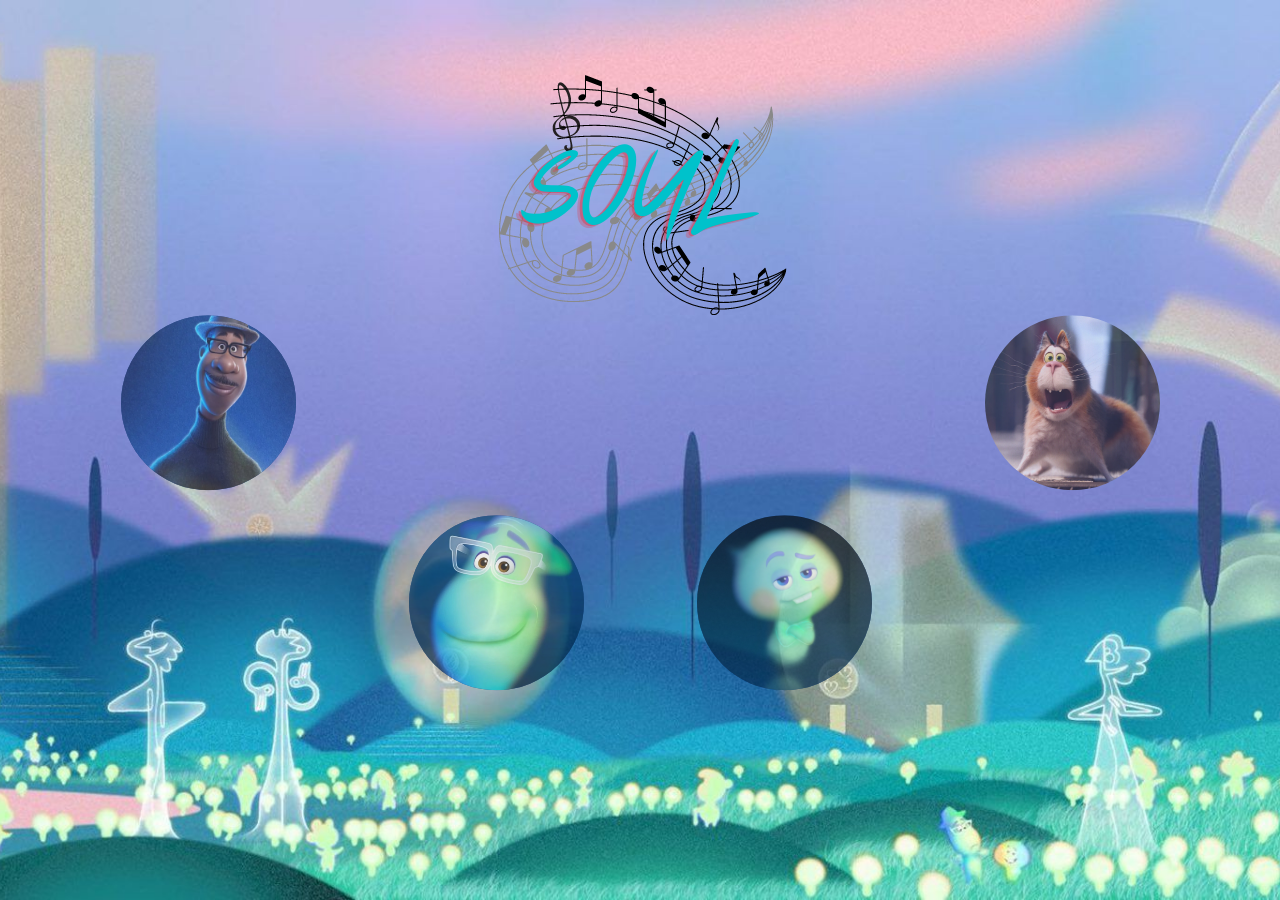
<file: index.html>
<!DOCTYPE html>
<html lang="en">
<head>
  <meta charset="UTF-8">
  <title>Soul</title>

  <!-- Responsive -->
  <meta name="viewport" content="width=device-width, initial-scale=1.0">
  <!-- CSS -->
  <link rel="stylesheet" href="css/styles.css">
</head>

<body>
  <div class="main">

    <div class="navbar">
      <img class="logo" src="images/SOUL.png" alt="Soul">
    </div>

    <div class="figures">
      <section class="character">
        <a href="JoeGardner.html">
          <img src="images/joe_gaedner1.png" alt="Joe">
        </a>
      </section>

      <section class="character down">
        <a href="JoeSoul.html">
          <img src="images/Joe_Spirit.png" alt="Joe Spirit">
        </a>
      </section>

      <section class="character down">
        <a href="soul22.html">
         <img src="images/22.png" alt="22">
        </a>
      </section>

      <section class="character">
        <a href="mittens.html">
          <img src="images/mittenFace.jpg" alt="Mitten">
        </a>
      </section>
    </div>

  </div>

</body>
</html>
</file>
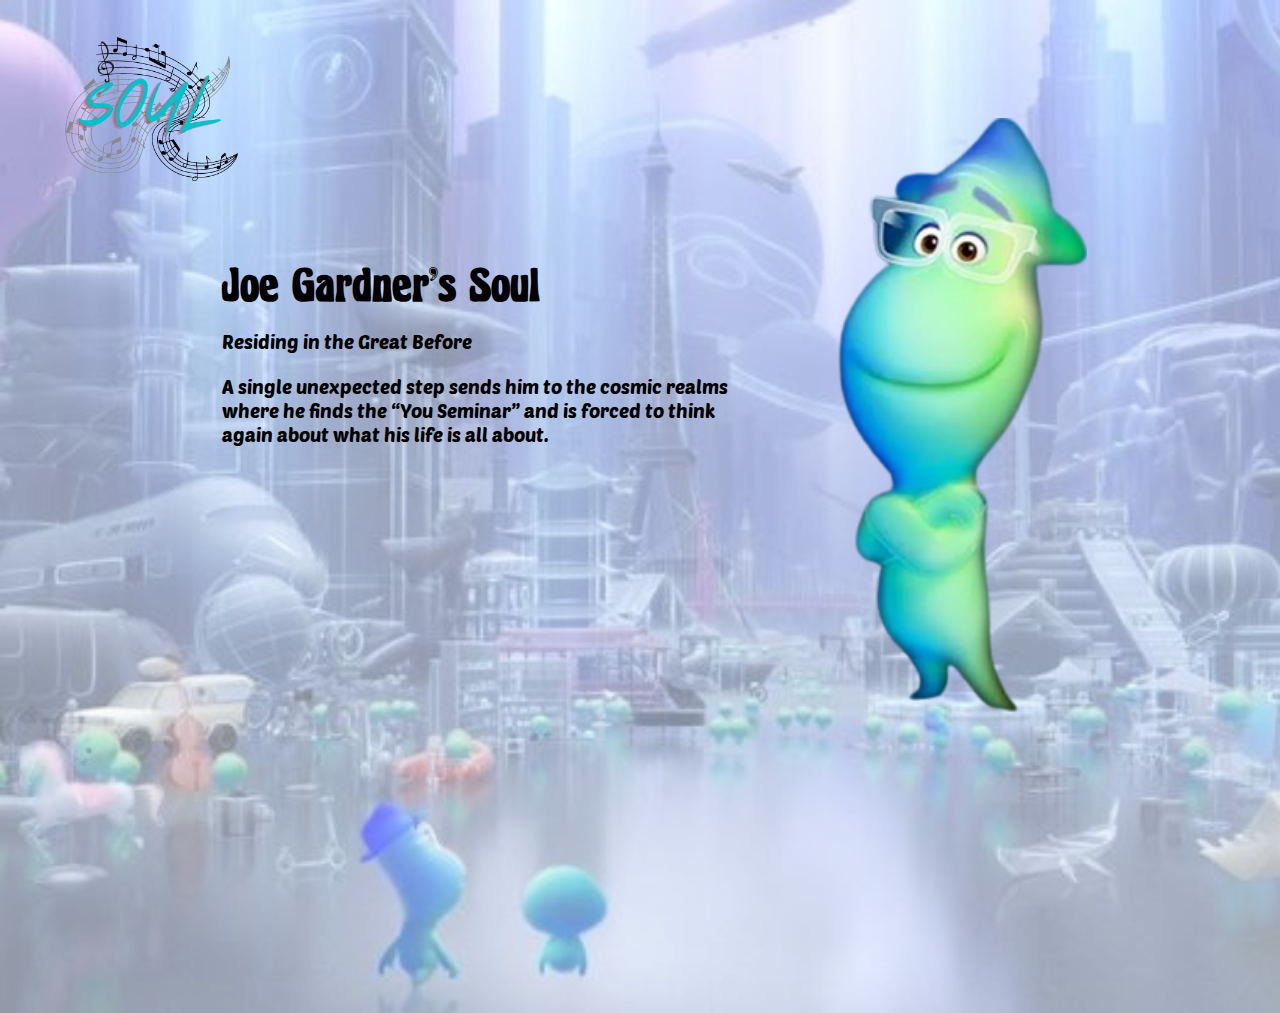
<file: Joe's Soul.html>
<!DOCTYPE html>
<html lang="en">
<head>
  <meta charset="UTF-8">
  <title>Soul</title>
  <!-- Responsive -->
  <meta name="viewport" content="width=device-width, initial-scale=1.0">
  <!-- CSS -->
  <link rel="stylesheet" type="text/css" href="css/styles-2.css">


</head>

<body>

  <div class="joe_soul">

    <div class="nav">
      <a href="index.html"><img class="subpage_logo" src="images/SOUL.png" alt="Soul"></a>
    </div>

    <div class="Joe2">

      <img class="joeSoul" src="images/joe-soul.png" alt="Joe's Soul">

      <div class="intro">
        <h1>Joe Gardner's Soul</h1>
        <p>Residing in the Great Before</p>
        <p>A single unexpected step sends him to the cosmic realms where he finds the “You Seminar” and is forced to think again about what his life is all about.</p>
      </div>
    </div>
  </div>

</body>
</html>
</file>
<file: css/styles.css>
@font-face {
	font-family: 'Herkules';
	src: url('../fonts/Herkules.otf');
}

@font-face {
	font-family: 'PoetsenOne';
	src: url('../fonts/PoetsenOne-Regular.ttf');
}

* {
	margin: 0;
	padding: 0;
	border: 0;
	box-sizing: border-box;
}

/*=========================

  Homepage Page Styling

=========================*/

.main {
  height: 100vh;
  width: 100%;
  background-image: url(../images/bg.jpg);
  background-size: cover;
  background-position: center;
  position: relative;
}

.navbar {

  width: 88%;
  margin: auto;
  text-align: center;
}

img.logo {
  width: 100%;
  cursor: pointer;
  max-width: 300px;
}

.figures {
    text-align: center;
    display: flex;
    flex-wrap: wrap;
    width: 90%;
    margin: auto;
    position: absolute;
    top: 50%;
    left: 50%;
    transform: translate(-50%, -50%);
}

.character img {
    width: 8rem;
    border-radius: 50%;
    height: 8rem;
    object-fit: cover;
    background: #0e3472;
}

.character {
  margin-top: 30px;
  width: 50%;
	opacity: 0.7;
}

.character img:hover{
  transform: scale(1.5);
	transition: .3s ease-in-out;
}


/* figures animation */

.character {
  -webkit-animation: animation 10000ms linear both;
  animation: animation 10000ms linear both;
}

/* Generated with Bounce.js. Edit at http://bouncejs.com#%7Bs%3A%5B%7BT%3A%22r%22%2Ce%3A%22s%22%2Cd%3A10000%2CD%3A0%2Cf%3A0%2Ct%3A360%2Cs%3A2%2Cb%3A5%7D%2C%7BT%3A%22k%22%2Ce%3A%22s%22%2Cd%3A1000%2CD%3A0%2Cf%3A%7Bx%3A0%2Cy%3A0%7D%2Ct%3A%7Bx%3A20%2Cy%3A20%7D%2Cs%3A3%2Cb%3A4%7D%5D%7D */

@keyframes animation {
  0% { -webkit-transform: matrix3d(1, 0, 0, 0, 0, 1, 0, 0, 0, 0, 1, 0, 0, 0, 0, 1); transform: matrix3d(1, 0, 0, 0, 0, 1, 0, 0, 0, 0, 1, 0, 0, 0, 0, 1); }
  0.32% { -webkit-transform: matrix3d(0.926, 0.39, 0, 0, -0.213, 0.981, 0, 0, 0, 0, 1, 0, 0, 0, 0, 1); transform: matrix3d(0.926, 0.39, 0, 0, -0.213, 0.981, 0, 0, 0, 0, 1, 0, 0, 0, 0, 1); }
  0.64% { -webkit-transform: matrix3d(0.765, 0.654, 0, 0, -0.462, 0.894, 0, 0, 0, 0, 1, 0, 0, 0, 0, 1); transform: matrix3d(0.765, 0.654, 0, 0, -0.462, 0.894, 0, 0, 0, 0, 1, 0, 0, 0, 0, 1); }
  1.27% { -webkit-transform: matrix3d(0.388, 0.925, 0, 0, -0.857, 0.521, 0, 0, 0, 0, 1, 0, 0, 0, 0, 1); transform: matrix3d(0.388, 0.925, 0, 0, -0.857, 0.521, 0, 0, 0, 0, 1, 0, 0, 0, 0, 1); }
  1.89% { -webkit-transform: matrix3d(0.021, 1, 0, 0, -0.998, 0.069, 0, 0, 0, 0, 1, 0, 0, 0, 0, 1); transform: matrix3d(0.021, 1, 0, 0, -0.998, 0.069, 0, 0, 0, 0, 1, 0, 0, 0, 0, 1); }
  2.52% { -webkit-transform: matrix3d(-0.313, 0.95, 0, 0, -0.95, -0.313, 0, 0, 0, 0, 1, 0, 0, 0, 0, 1); transform: matrix3d(-0.313, 0.95, 0, 0, -0.95, -0.313, 0, 0, 0, 0, 1, 0, 0, 0, 0, 1); }
  3.14% { -webkit-transform: matrix3d(-0.569, 0.822, 0, 0, -0.816, -0.578, 0, 0, 0, 0, 1, 0, 0, 0, 0, 1); transform: matrix3d(-0.569, 0.822, 0, 0, -0.816, -0.578, 0, 0, 0, 0, 1, 0, 0, 0, 0, 1); }
  3.2% { -webkit-transform: matrix3d(-0.589, 0.808, 0, 0, -0.801, -0.598, 0, 0, 0, 0, 1, 0, 0, 0, 0, 1); transform: matrix3d(-0.589, 0.808, 0, 0, -0.801, -0.598, 0, 0, 0, 0, 1, 0, 0, 0, 0, 1); }
  5.65% { -webkit-transform: matrix3d(-0.937, 0.349, 0, 0, -0.35, -0.937, 0, 0, 0, 0, 1, 0, 0, 0, 0, 1); transform: matrix3d(-0.937, 0.349, 0, 0, -0.35, -0.937, 0, 0, 0, 0, 1, 0, 0, 0, 0, 1); }
  6.41% { -webkit-transform: matrix3d(-0.947, 0.32, 0, 0, -0.321, -0.947, 0, 0, 0, 0, 1, 0, 0, 0, 0, 1); transform: matrix3d(-0.947, 0.32, 0, 0, -0.321, -0.947, 0, 0, 0, 0, 1, 0, 0, 0, 0, 1); }
  8.15% { -webkit-transform: matrix3d(-0.898, 0.439, 0, 0, -0.439, -0.898, 0, 0, 0, 0, 1, 0, 0, 0, 0, 1); transform: matrix3d(-0.898, 0.439, 0, 0, -0.439, -0.898, 0, 0, 0, 0, 1, 0, 0, 0, 0, 1); }
  10% { -webkit-transform: matrix3d(-0.692, 0.722, 0, 0, -0.722, -0.692, 0, 0, 0, 0, 1, 0, 0, 0, 0, 1); transform: matrix3d(-0.692, 0.722, 0, 0, -0.722, -0.692, 0, 0, 0, 0, 1, 0, 0, 0, 0, 1); }
  11.41% { -webkit-transform: matrix3d(-0.398, 0.917, 0, 0, -0.917, -0.398, 0, 0, 0, 0, 1, 0, 0, 0, 0, 1); transform: matrix3d(-0.398, 0.917, 0, 0, -0.917, -0.398, 0, 0, 0, 0, 1, 0, 0, 0, 0, 1); }
  16.42% { -webkit-transform: matrix3d(0.79, 0.613, 0, 0, -0.613, 0.79, 0, 0, 0, 0, 1, 0, 0, 0, 0, 1); transform: matrix3d(0.79, 0.613, 0, 0, -0.613, 0.79, 0, 0, 0, 0, 1, 0, 0, 0, 0, 1); }
  21.42% { -webkit-transform: matrix3d(0.986, -0.166, 0, 0, 0.166, 0.986, 0, 0, 0, 0, 1, 0, 0, 0, 0, 1); transform: matrix3d(0.986, -0.166, 0, 0, 0.166, 0.986, 0, 0, 0, 0, 1, 0, 0, 0, 0, 1); }
  26.43% { -webkit-transform: matrix3d(0.925, -0.379, 0, 0, 0.379, 0.925, 0, 0, 0, 0, 1, 0, 0, 0, 0, 1); transform: matrix3d(0.925, -0.379, 0, 0, 0.379, 0.925, 0, 0, 0, 0, 1, 0, 0, 0, 0, 1); }
  36.44% { -webkit-transform: matrix3d(0.996, -0.09, 0, 0, 0.09, 0.996, 0, 0, 0, 0, 1, 0, 0, 0, 0, 1); transform: matrix3d(0.996, -0.09, 0, 0, 0.09, 0.996, 0, 0, 0, 0, 1, 0, 0, 0, 0, 1); }
  46.45% { -webkit-transform: matrix3d(0.999, 0.054, 0, 0, -0.054, 0.999, 0, 0, 0, 0, 1, 0, 0, 0, 0, 1); transform: matrix3d(0.999, 0.054, 0, 0, -0.054, 0.999, 0, 0, 0, 0, 1, 0, 0, 0, 0, 1); }
  66.47% { -webkit-transform: matrix3d(1, -0.007, 0, 0, 0.007, 1, 0, 0, 0, 0, 1, 0, 0, 0, 0, 1); transform: matrix3d(1, -0.007, 0, 0, 0.007, 1, 0, 0, 0, 0, 1, 0, 0, 0, 0, 1); }
  86.49% { -webkit-transform: matrix3d(1, 0.001, 0, 0, -0.001, 1, 0, 0, 0, 0, 1, 0, 0, 0, 0, 1); transform: matrix3d(1, 0.001, 0, 0, -0.001, 1, 0, 0, 0, 0, 1, 0, 0, 0, 0, 1); }
  100% { -webkit-transform: matrix3d(1, 0, 0, 0, 0, 1, 0, 0, 0, 0, 1, 0, 0, 0, 0, 1); transform: matrix3d(1, 0, 0, 0, 0, 1, 0, 0, 0, 0, 1, 0, 0, 0, 0, 1); }
}
/* animation */

/*=========================

  Joe Gardner

=========================*/



.joe_part::before {
  content: ' ';
  display: block;
  position: absolute;
  left: 0;
  top: 0;
	bottom: 0;
	right: 0;
  opacity: 0.6;
  background-image: url('../images/piano.jpg');
  background-repeat: no-repeat;
  background-position: 5%;
  background-size: cover;
	min-height: 100vh;
}

.joe_part {
    margin: auto;
    width: 100%;
    position: relative;
    height: 100%;
}

.nav {
	z-index: 3;
	position: absolute;
	left: -7%;
	top:-4%;
}

.subpage_logo {
  cursor: pointer;
  max-width: 200px;
}

/* Logo Animation */


.subpage_logo {
  animation: animation 1000ms linear both;
}


@keyframes animation {
  0% { -webkit-transform: matrix3d(1, 0, 0, 0, 0, 1, 0, 0, 0, 0, 1, 0, 0, 0, 0, 1); transform: matrix3d(1, 0, 0, 0, 0, 1, 0, 0, 0, 0, 1, 0, 0, 0, 0, 1); }
  3.2% { -webkit-transform: matrix3d(-0.834, 0.559, 0, 0, -0.703, -0.717, 0, 0, 0, 0, 1, 0, 0, 0, 0, 1); transform: matrix3d(-0.834, 0.559, 0, 0, -0.703, -0.717, 0, 0, 0, 0, 1, 0, 0, 0, 0, 1); }
  4.3% { -webkit-transform: matrix3d(-0.986, -0.196, 0, 0, -0.017, -1.006, 0, 0, 0, 0, 1, 0, 0, 0, 0, 1); transform: matrix3d(-0.986, -0.196, 0, 0, -0.017, -1.006, 0, 0, 0, 0, 1, 0, 0, 0, 0, 1); }
  6.41% { -webkit-transform: matrix3d(-0.091, -1.003, 0, 0, 0.955, -0.318, 0, 0, 0, 0, 1, 0, 0, 0, 0, 1); transform: matrix3d(-0.091, -1.003, 0, 0, 0.955, -0.318, 0, 0, 0, 0, 1, 0, 0, 0, 0, 1); }
  8.61% { -webkit-transform: matrix3d(0.798, -0.613, 0, 0, 0.769, 0.648, 0, 0, 0, 0, 1, 0, 0, 0, 0, 1); transform: matrix3d(0.798, -0.613, 0, 0, 0.769, 0.648, 0, 0, 0, 0, 1, 0, 0, 0, 0, 1); }
  12.71% { -webkit-transform: matrix3d(0.933, 0.366, 0, 0, -0.224, 0.977, 0, 0, 0, 0, 1, 0, 0, 0, 0, 1); transform: matrix3d(0.933, 0.366, 0, 0, -0.224, 0.977, 0, 0, 0, 0, 1, 0, 0, 0, 0, 1); }
  12.91% { -webkit-transform: matrix3d(0.923, 0.391, 0, 0, -0.254, 0.97, 0, 0, 0, 0, 1, 0, 0, 0, 0, 1); transform: matrix3d(0.923, 0.391, 0, 0, -0.254, 0.97, 0, 0, 0, 0, 1, 0, 0, 0, 0, 1); }
  17.22% { -webkit-transform: matrix3d(0.813, 0.583, 0, 0, -0.524, 0.853, 0, 0, 0, 0, 1, 0, 0, 0, 0, 1); transform: matrix3d(0.813, 0.583, 0, 0, -0.524, 0.853, 0, 0, 0, 0, 1, 0, 0, 0, 0, 1); }
  18.92% { -webkit-transform: matrix3d(0.834, 0.552, 0, 0, -0.511, 0.86, 0, 0, 0, 0, 1, 0, 0, 0, 0, 1); transform: matrix3d(0.834, 0.552, 0, 0, -0.511, 0.86, 0, 0, 0, 0, 1, 0, 0, 0, 0, 1); }
  25.23% { -webkit-transform: matrix3d(0.965, 0.262, 0, 0, -0.262, 0.965, 0, 0, 0, 0, 1, 0, 0, 0, 0, 1); transform: matrix3d(0.965, 0.262, 0, 0, -0.262, 0.965, 0, 0, 0, 0, 1, 0, 0, 0, 0, 1); }
  28.33% { -webkit-transform: matrix3d(0.992, 0.125, 0, 0, -0.134, 0.991, 0, 0, 0, 0, 1, 0, 0, 0, 0, 1); transform: matrix3d(0.992, 0.125, 0, 0, -0.134, 0.991, 0, 0, 0, 0, 1, 0, 0, 0, 0, 1); }
  31.43% { -webkit-transform: matrix3d(1, 0.031, 0, 0, -0.042, 0.999, 0, 0, 0, 0, 1, 0, 0, 0, 0, 1); transform: matrix3d(1, 0.031, 0, 0, -0.042, 0.999, 0, 0, 0, 0, 1, 0, 0, 0, 0, 1); }
  39.44% { -webkit-transform: matrix3d(0.999, -0.042, 0, 0, 0.036, 0.999, 0, 0, 0, 0, 1, 0, 0, 0, 0, 1); transform: matrix3d(0.999, -0.042, 0, 0, 0.036, 0.999, 0, 0, 0, 0, 1, 0, 0, 0, 0, 1); }
  56.46% { -webkit-transform: matrix3d(1, 0.001, 0, 0, -0.001, 1, 0, 0, 0, 0, 1, 0, 0, 0, 0, 1); transform: matrix3d(1, 0.001, 0, 0, -0.001, 1, 0, 0, 0, 0, 1, 0, 0, 0, 0, 1); }
  61.66% { -webkit-transform: matrix3d(1, 0.003, 0, 0, -0.002, 1, 0, 0, 0, 0, 1, 0, 0, 0, 0, 1); transform: matrix3d(1, 0.003, 0, 0, -0.002, 1, 0, 0, 0, 0, 1, 0, 0, 0, 0, 1); }
  81.48% { -webkit-transform: matrix3d(1, 0, 0, 0, 0, 1, 0, 0, 0, 0, 1, 0, 0, 0, 0, 1); transform: matrix3d(1, 0, 0, 0, 0, 1, 0, 0, 0, 0, 1, 0, 0, 0, 0, 1); }
  83.98% { -webkit-transform: matrix3d(1, 0, 0, 0, 0, 1, 0, 0, 0, 0, 1, 0, 0, 0, 0, 1); transform: matrix3d(1, 0, 0, 0, 0, 1, 0, 0, 0, 0, 1, 0, 0, 0, 0, 1); }
  100% { -webkit-transform: matrix3d(1, 0, 0, 0, 0, 1, 0, 0, 0, 0, 1, 0, 0, 0, 0, 1); transform: matrix3d(1, 0, 0, 0, 0, 1, 0, 0, 0, 0, 1, 0, 0, 0, 0, 1); }
}

/* Logo Animation */

.nav img{
opacity:0.6;
transition: 1s ease;
}

.nav img:hover{
opacity:1;
transition: 1s ease;
}

.Joe {
    position: relative;
    display: flex;
    flex-flow: column;
}


.walkingJoe {
    width: 100%;
    max-width: 300px;
    margin: auto;
    padding-top: 50px;
}

.walkingJoe {
  transform: scale(1);
  transition: .3s ease-in-out;
}

.walkingJoe:hover {
 transform: scale(1.1);
}

.intro {
    color: #000;
    width: 90%;
    padding: 3%;
    margin: auto;
    line-height: 1.5rem;
    position: relative;
}

.intro h1 {
    font-size: 2.5rem;
    font-family: 'Herkules';
    padding-bottom: 2%;
}

.intro p {
    font-size: 1rem;
    font-family: 'PoetsenOne';
    padding-bottom: 1%;
		font-weight: 100;
}

.intro h2 {
    font-size: 1.1rem;
    font-family: 'Herkules';
    padding-bottom: 5%;
		font-weight: 100;
}


#icon {
  width:20px;
  cursor: pointer;
}

/*=========================

  Media Query

=========================*/

@media (min-width:500px) {

  .navbar {
    padding-top: 15px;
  }
  .figures {
    margin-top: 40px;
  }
  .character img {
    width: 10rem;
    height: 10rem;
  }
}

@media (min-width:600px) {
	.nav {
    left: 0%;
  }

	.joe_part::before {
		background-position: 48%;
  }
	.intro p {
    padding-bottom: 2%;
		font-size: 1.2rem;
  }
	.intro h2 {
    padding-bottom: 2%;
		font-size: 1.3rem;
  }
}

@media (min-width: 850px) {

	img.logo {
    max-width: 400px;
    margin-top: -70px;
  }

	.joe_part::before {
		background-position: 50% 0;
  }

	.Joe {
  display: flex;
	flex-flow: row;
  justify-content:space-evenly;
  }

  .walkingJoe {
	 width: 100%;
	 max-width: 400px;
  }

  .intro h1 {
  font-size: 3rem;
  }

  .intro p {
  font-size:1.2rem;
  }

  .intro p, .into h2 {
  margin:2% 0;
  }

  #icon {
	 width:33px;
  }
}




@media (min-width: 900px) {
  .character img {
      width: 12rem;
      height: 12rem;
  }
}

@media (min-width: 1060px) {

  img.logo {
    max-width: 500px;
  }

  .figures {
    display: flex;
    flex-wrap: nowrap;
    justify-content: space-around;
  }
  .character img {
    width: 175px;
    height: 175px;
  }

  section.character.down {
    margin-top: 20%;
  }

	.subpage_logo {
    max-width: 250px;
  }

	.Joe {
    margin-left: 200px;
		padding:0px;
  }

	.walkingJoe {
	 max-width: 450px;
  }

	.intro h2 {
    font-size: 1.5rem;
  }

}
</file>
<file: css/styles-2.css>
@font-face {
	font-family: 'Herkules';
	src: url('../fonts/Herkules.otf');
}

@font-face {
	font-family: 'PoetsenOne';
	src: url('../fonts/PoetsenOne-Regular.ttf');
 }

* {
	margin: 0;
	padding: 0;
	border: 0;
	box-sizing: border-box;
}


/*=========================

  Joe Gardner's Soul

=========================*/



.joe_soul::before {
  content: ' ';
  display: block;
  position: absolute;
  left: 0;
  top: 0;
	bottom: 0;
	right: 0;
  opacity: 0.6;
  background-image: url('../images/joe-soul-background.jpg');
  background-repeat: no-repeat;
  background-size: cover;
	min-height: 100vh;
}

 .joe_soul {
    margin: auto;
    width: 100%;
    position: relative;
    height: 100%;
}

  .nav {
	z-index: 3;
	position: absolute;
	left: -7%;
	top:-4%;
}

.subpage_logo {
  cursor: pointer;
  max-width: 200px;
}

/* Logo Animation */


.subpage_logo {
  animation: animation 1000ms linear both;
}


@keyframes animation {
  0% { -webkit-transform: matrix3d(1, 0, 0, 0, 0, 1, 0, 0, 0, 0, 1, 0, 0, 0, 0, 1); transform: matrix3d(1, 0, 0, 0, 0, 1, 0, 0, 0, 0, 1, 0, 0, 0, 0, 1); }
  3.2% { -webkit-transform: matrix3d(-0.834, 0.559, 0, 0, -0.703, -0.717, 0, 0, 0, 0, 1, 0, 0, 0, 0, 1); transform: matrix3d(-0.834, 0.559, 0, 0, -0.703, -0.717, 0, 0, 0, 0, 1, 0, 0, 0, 0, 1); }
  4.3% { -webkit-transform: matrix3d(-0.986, -0.196, 0, 0, -0.017, -1.006, 0, 0, 0, 0, 1, 0, 0, 0, 0, 1); transform: matrix3d(-0.986, -0.196, 0, 0, -0.017, -1.006, 0, 0, 0, 0, 1, 0, 0, 0, 0, 1); }
  6.41% { -webkit-transform: matrix3d(-0.091, -1.003, 0, 0, 0.955, -0.318, 0, 0, 0, 0, 1, 0, 0, 0, 0, 1); transform: matrix3d(-0.091, -1.003, 0, 0, 0.955, -0.318, 0, 0, 0, 0, 1, 0, 0, 0, 0, 1); }
  8.61% { -webkit-transform: matrix3d(0.798, -0.613, 0, 0, 0.769, 0.648, 0, 0, 0, 0, 1, 0, 0, 0, 0, 1); transform: matrix3d(0.798, -0.613, 0, 0, 0.769, 0.648, 0, 0, 0, 0, 1, 0, 0, 0, 0, 1); }
  12.71% { -webkit-transform: matrix3d(0.933, 0.366, 0, 0, -0.224, 0.977, 0, 0, 0, 0, 1, 0, 0, 0, 0, 1); transform: matrix3d(0.933, 0.366, 0, 0, -0.224, 0.977, 0, 0, 0, 0, 1, 0, 0, 0, 0, 1); }
  12.91% { -webkit-transform: matrix3d(0.923, 0.391, 0, 0, -0.254, 0.97, 0, 0, 0, 0, 1, 0, 0, 0, 0, 1); transform: matrix3d(0.923, 0.391, 0, 0, -0.254, 0.97, 0, 0, 0, 0, 1, 0, 0, 0, 0, 1); }
  17.22% { -webkit-transform: matrix3d(0.813, 0.583, 0, 0, -0.524, 0.853, 0, 0, 0, 0, 1, 0, 0, 0, 0, 1); transform: matrix3d(0.813, 0.583, 0, 0, -0.524, 0.853, 0, 0, 0, 0, 1, 0, 0, 0, 0, 1); }
  18.92% { -webkit-transform: matrix3d(0.834, 0.552, 0, 0, -0.511, 0.86, 0, 0, 0, 0, 1, 0, 0, 0, 0, 1); transform: matrix3d(0.834, 0.552, 0, 0, -0.511, 0.86, 0, 0, 0, 0, 1, 0, 0, 0, 0, 1); }
  25.23% { -webkit-transform: matrix3d(0.965, 0.262, 0, 0, -0.262, 0.965, 0, 0, 0, 0, 1, 0, 0, 0, 0, 1); transform: matrix3d(0.965, 0.262, 0, 0, -0.262, 0.965, 0, 0, 0, 0, 1, 0, 0, 0, 0, 1); }
  28.33% { -webkit-transform: matrix3d(0.992, 0.125, 0, 0, -0.134, 0.991, 0, 0, 0, 0, 1, 0, 0, 0, 0, 1); transform: matrix3d(0.992, 0.125, 0, 0, -0.134, 0.991, 0, 0, 0, 0, 1, 0, 0, 0, 0, 1); }
  31.43% { -webkit-transform: matrix3d(1, 0.031, 0, 0, -0.042, 0.999, 0, 0, 0, 0, 1, 0, 0, 0, 0, 1); transform: matrix3d(1, 0.031, 0, 0, -0.042, 0.999, 0, 0, 0, 0, 1, 0, 0, 0, 0, 1); }
  39.44% { -webkit-transform: matrix3d(0.999, -0.042, 0, 0, 0.036, 0.999, 0, 0, 0, 0, 1, 0, 0, 0, 0, 1); transform: matrix3d(0.999, -0.042, 0, 0, 0.036, 0.999, 0, 0, 0, 0, 1, 0, 0, 0, 0, 1); }
  56.46% { -webkit-transform: matrix3d(1, 0.001, 0, 0, -0.001, 1, 0, 0, 0, 0, 1, 0, 0, 0, 0, 1); transform: matrix3d(1, 0.001, 0, 0, -0.001, 1, 0, 0, 0, 0, 1, 0, 0, 0, 0, 1); }
  61.66% { -webkit-transform: matrix3d(1, 0.003, 0, 0, -0.002, 1, 0, 0, 0, 0, 1, 0, 0, 0, 0, 1); transform: matrix3d(1, 0.003, 0, 0, -0.002, 1, 0, 0, 0, 0, 1, 0, 0, 0, 0, 1); }
  81.48% { -webkit-transform: matrix3d(1, 0, 0, 0, 0, 1, 0, 0, 0, 0, 1, 0, 0, 0, 0, 1); transform: matrix3d(1, 0, 0, 0, 0, 1, 0, 0, 0, 0, 1, 0, 0, 0, 0, 1); }
  83.98% { -webkit-transform: matrix3d(1, 0, 0, 0, 0, 1, 0, 0, 0, 0, 1, 0, 0, 0, 0, 1); transform: matrix3d(1, 0, 0, 0, 0, 1, 0, 0, 0, 0, 1, 0, 0, 0, 0, 1); }
  100% { -webkit-transform: matrix3d(1, 0, 0, 0, 0, 1, 0, 0, 0, 0, 1, 0, 0, 0, 0, 1); transform: matrix3d(1, 0, 0, 0, 0, 1, 0, 0, 0, 0, 1, 0, 0, 0, 0, 1); }
}

/* Logo Animation */

.nav img{
opacity:0.7;
transition: 1s ease;
}

.nav img:hover{
opacity:1.6;
transition: 1s ease;
}

.Joe2 {
    position: relative;
    padding:32px;
    display: flex;
    flex-flow: column;
		padding: 30px 0 60px;
}


.joeSoul {
    width: 100%;
    max-width: 161px;
    margin: auto;
    padding-top: 88px;
}

.joeSoul{
  transform: scale(1);
  transition: .3s ease-in-out;
}

.joeSoul:hover {
 transform: scale(1.1);
}

.intro {
    color: #000;
    width: 90%;
    padding: 3%;
    margin: auto;
    line-height: 1.5rem;
    position: relative;
}

.intro h1 {
    font-size: 1.8rem;
    font-family: 'Herkules';
    padding-bottom: 4%;
}

.intro p {
    font-size: 1rem;
    font-family: 'PoetsenOne';
    padding-bottom: 5%;
		font-weight: 100;
}
/*=========================

        Mittens

=========================*/
.mittens_part::before {
  content: ' ';
  display: block;
  position: absolute;
  left: 0;
  top: 0;
	bottom: 0;
	right: 0;
  opacity: 0.6;
  background-image: url('../images/newyork.png');
  background-repeat: no-repeat;
  background-size: cover;
	background-position: 8%;
	min-height: 100vh;
}

.mittens_part {
    margin: auto;
    width: 100%;
    position: relative;
    height: 100%;
}

.mittens {
    position: relative;
    padding: 197px 43px 106px;
    display: flex;
    flex-flow: column-reverse;
}


.walkingMittens {
    width: 100%;
    max-width: 250px;
    margin: auto;
}

.walkingMittens{
  transform: scale(1);
  transition: .3s ease-in-out;
}

.walkingMittens:hover {
 transform: scale(1.1);
}

 #icon {
  width:20px;
  cursor: pointer;
}

/*=========================

  Media Query

=========================*/

@media (min-width:600px) {
	.nav {
    left: 0%;
  }

	.joe_soul::before {
		background-position: 48%;
  }
	.intro p {
    padding-bottom: 2%;
		font-size: 1.2rem;
  }

	.mittens {
    padding: 207px 45px 122px;
  }

	.mittens_part::before{
		background-position: 37%;
 }
 .mittens img{
	 margin:0;
 }
}

@media (min-width: 850px) {

	.joe_soul::before {
		background-position: 50% 0;
  }

	.Joe2 {
  display: flex;
	flex-flow: row-reverse;
  justify-content:space-evenly;
  }

  .joeSoul {
	 width: 100%;
	 max-width: 250px;
  }

  .intro h1 {
  font-size: 3rem;
  }

  .intro p {
  font-size:1.2rem;
  }

  .intro p {
  margin:2% 0;
  }
}


@media (min-width: 900px) {

	.intro {
    width: 60%;
  }
	.Joe2 {
    width: 75%;
    margin: auto;
  }

	.mittens_part::before {
		background-position: 30%;
	}

	.mittens {
    padding: 168px 37px 50px;
  }

	.walkingMittens {
    max-width: 350px;
  }
	.cat-intro {
		margin:0;
	}
	.subpage_logo {
    max-width: 250px;
  }

	.cat-nav {
    left: 75%;
  }

}


@media (min-width: 1060px) {

	.mittens_part::before {
    background-position: 32%;
  }

	.subpage_logo {
    max-width: 300px;
  }

	.joeSoul{
	 max-width: 250px;
  }

	.cat-intro {
    width: 50%;
  }
	.mittens {
    padding: 171px 83px 56px 50px;
    margin-left: 97px;
  }

	.Joe2 {
		padding-bottom: 300px;
	}
}
</file>
